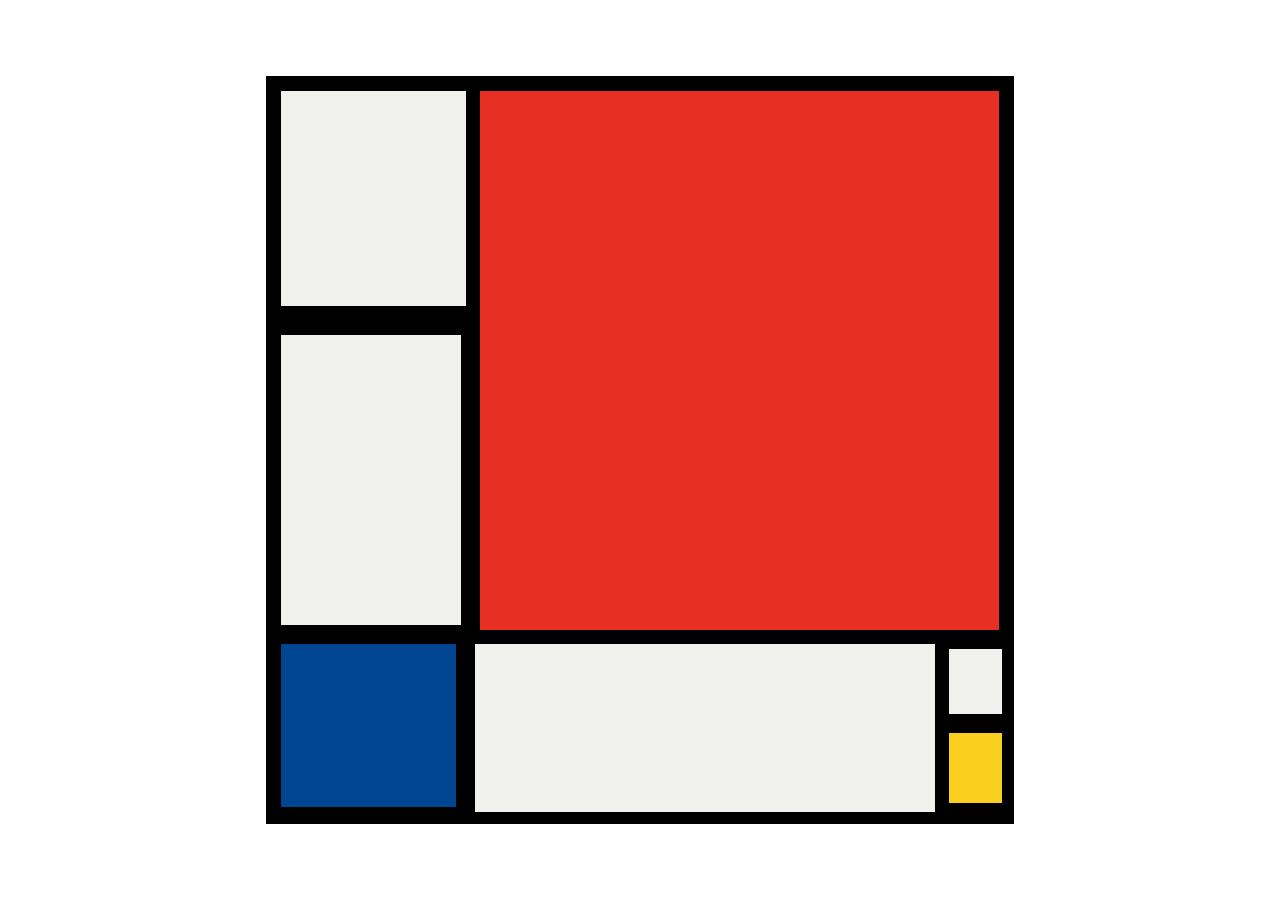
<file: index.html>
<!DOCTYPE html>
<html lang="en">
<head>
    <meta charset="UTF-8">
    <meta name="viewport" content="width=device-width, initial-scale=1.0">
    <title>Joshua Painting</title>
    <style>
       body {
        display: flex;
        height: 100vh;
        justify-content: center;
        align-items: center;
        padding: 0;
        margin: 0;
       }
       .todos {
        height: 748px;
        width: 748px;
        background-color: #000;
        display: grid;
        grid-template-columns: 200px 460px auto;
        grid-template-rows: 250px 300px 75px 75px;
        gap: 9px;
       }
       .okayg {
        background-color: #F0F1EC;
       }
       .second {
        background-color: #E72F24;
        grid-area: 1 / 2 / 3 / 4;
        border: #000 solid;
        border-width: 15px 15px 5px 5px;
       }
       .fourth {
        background-color: #004592;
        grid-row: span 3;
        border: #000 solid;
        border-width: 0px 10px 5px 15px;
       }
       .fifth {
        grid-row: span 3;
       }
       .seventh {
        background-color: #F9D01E;
        border:#000 solid;
        border-width: 5px 12px 0px 5px;
       }
       .sixth {
        border: #000 solid;
        border-width: 5px 12px 5px 5px;
       }
       .first {
        border: #000 solid;
        border-width: 15px 0px 20px 15px;
       }
       .third {
        border: #000 solid;
        border-width: 0px 5px 10px 15px;
       }
    </style>
</head>
<body>
    <div class="todos">
        <div class="okayg first"></div>
        <div class="okayg second"></div>
        <div class="okayg third"></div>
        <div class="okayg fourth"></div>
        <div class="okayg fifth"></div>
        <div class="okayg sixth"></div>
        <div class="okayg seventh"></div>
        <div class="okayg eight"></div>
        <div class="okayg ninth"></div>
        <div class="okayg eleventh"></div>
        <div class="okayg twelve"></div>
        <div class="okayg thirteen"></div>
    </div>
</body>
</html>
</file>
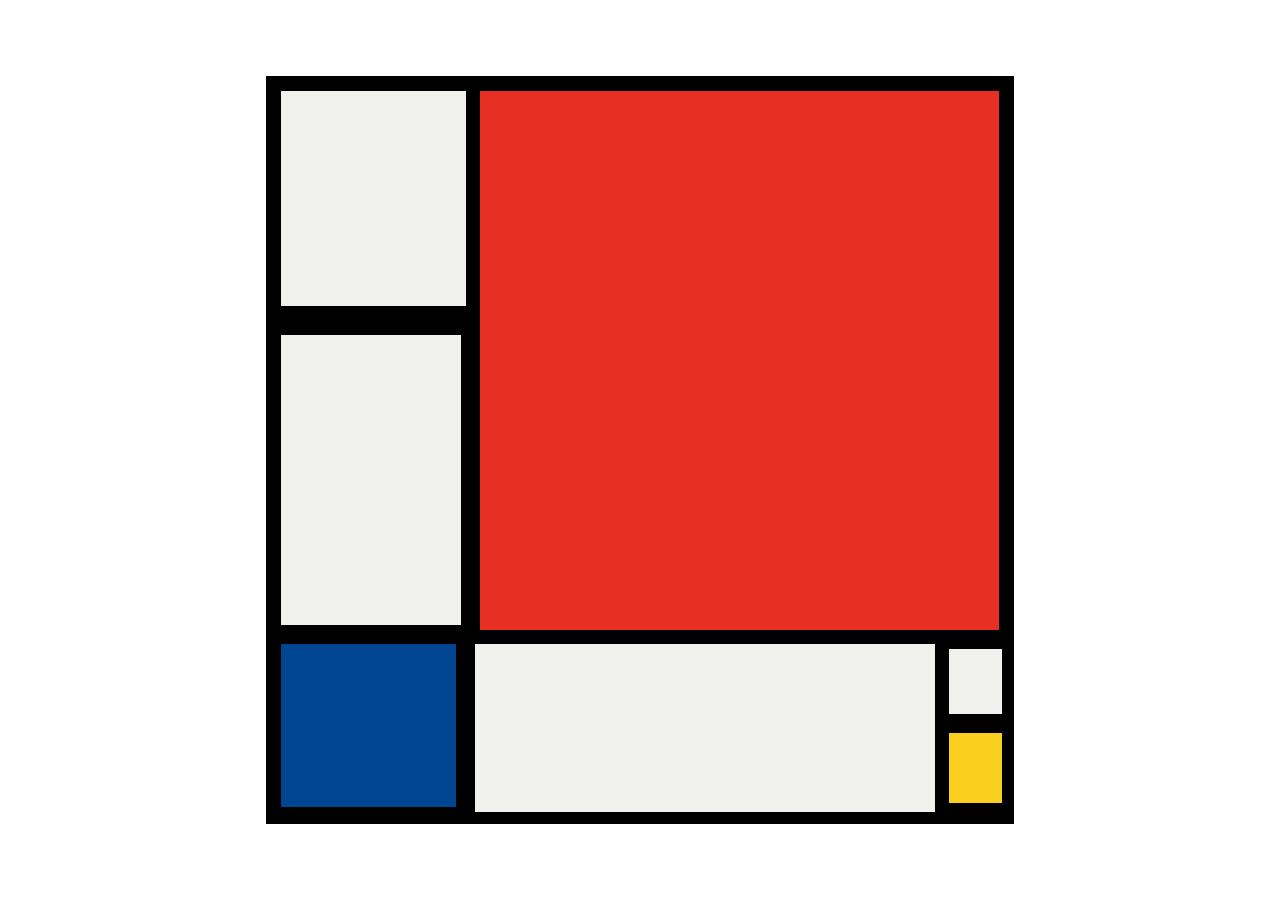
<file: Own Painting/index.html>
<!DOCTYPE html>
<html lang="en">
<head>
    <meta charset="UTF-8">
    <meta name="viewport" content="width=device-width, initial-scale=1.0">
    <title>Mondrian Painting</title>
    <style>
       body {
        display: flex;
        height: 100vh;
        justify-content: center;
        align-items: center;
        padding: 0;
        margin: 0;
       }
       .todos {
        height: 748px;
        width: 748px;
        background-color: #000;
        display: grid;
        grid-template-columns: 200px 460px auto;
        grid-template-rows: 250px 300px 75px 75px;
        gap: 9px;
       }
       .okayg {
        background-color: #F0F1EC;
       }
       .second {
        background-color: #E72F24;
        grid-area: 1 / 2 / 3 / 4;
        border: #000 solid;
        border-width: 15px 15px 5px 5px;
       }
       .fourth {
        background-color: #004592;
        grid-row: span 3;
        border: #000 solid;
        border-width: 0px 10px 5px 15px;
       }
       .fifth {
        grid-row: span 3;
       }
       .seventh {
        background-color: #F9D01E;
        border:#000 solid;
        border-width: 5px 12px 0px 5px;
       }
       .sixth {
        border: #000 solid;
        border-width: 5px 12px 5px 5px;
       }
       .first {
        border: #000 solid;
        border-width: 15px 0px 20px 15px;
       }
       .third {
        border: #000 solid;
        border-width: 0px 5px 10px 15px;
       }
    </style>
</head>
<body>
    <div class="todos">
        <div class="okayg first"></div>
        <div class="okayg second"></div>
        <div class="okayg third"></div>
        <div class="okayg fourth"></div>
        <div class="okayg fifth"></div>
        <div class="okayg sixth"></div>
        <div class="okayg seventh"></div>
        <div class="okayg eight"></div>
        <div class="okayg ninth"></div>
        <div class="okayg eleventh"></div>
        <div class="okayg twelve"></div>
        <div class="okayg thirteen"></div>
    </div>
</body>
</html>
</file>
